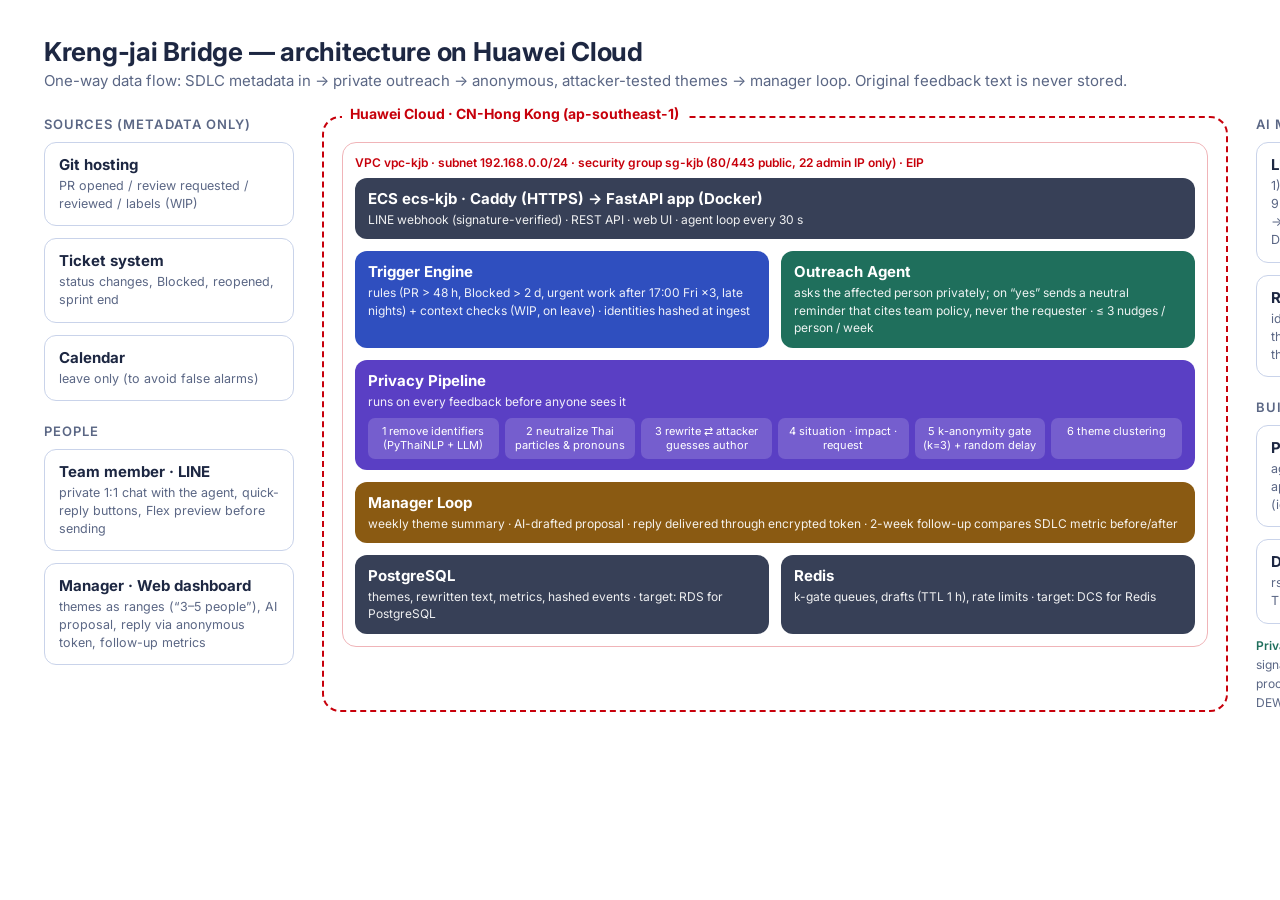
<file: docs/submission/assets/architecture.html>
<!doctype html>
<html lang="en"><head><meta charset="utf-8"><title>Architecture</title>
<link href="https://fonts.googleapis.com/css2?family=Inter:wght@400;500;600;700&family=Noto+Sans+Thai:wght@400;600&display=swap" rel="stylesheet">
<style>
:root{--ink:#1d2742;--muted:#5b6785;--line:#c9d3ea;--hw:#c7000b;--blue:#3157d5;--teal:#1f6f5c;--violet:#6b4fd8;--bg:#ffffff}
*{box-sizing:border-box;margin:0}
body{width:1600px;background:var(--bg);font-family:Inter,"Noto Sans Thai",sans-serif;color:var(--ink);padding:36px 44px}
h1{font-size:26px;font-weight:700;letter-spacing:-.01em}
.sub{color:var(--muted);font-size:15px;margin-top:4px}
.grid{display:grid;grid-template-columns:250px 1fr 300px;gap:28px;margin-top:26px}
.col h2{font-size:13px;text-transform:uppercase;letter-spacing:.08em;color:var(--muted);margin-bottom:10px;font-weight:600}
.box{border:1.5px solid var(--line);border-radius:12px;padding:12px 14px;background:#fff;margin-bottom:12px}
.box b{display:block;font-size:15px}
.box span{font-size:12.5px;color:var(--muted);line-height:1.45;display:block;margin-top:3px}
.cloud{border:2px dashed var(--hw);border-radius:18px;padding:16px 18px 18px;position:relative}
.cloud .tag{position:absolute;top:-13px;left:18px;background:#fff;padding:0 8px;color:var(--hw);font-weight:700;font-size:14px}
.vpc{border:1.5px solid #f0b4b8;border-radius:14px;padding:12px;margin-top:8px}
.vpc .t{font-size:12px;color:var(--hw);font-weight:600;margin-bottom:8px}
.row{display:grid;gap:12px}
.svc{border-radius:12px;padding:11px 13px;color:#fff}
.svc b{font-size:15px;display:block}
.svc span{font-size:12px;opacity:.92;line-height:1.45;display:block;margin-top:3px}
.svc.a{background:#2f4fbf}.svc.b{background:#5a3fc4}.svc.c{background:#1f6f5c}.svc.d{background:#8a5a12}.svc.e{background:#374057}
.chip{display:inline-block;font-size:11px;border-radius:5px;padding:1px 6px;margin-top:6px;background:rgba(255,255,255,.18)}
.steps{display:grid;grid-template-columns:repeat(6,1fr);gap:6px;margin-top:8px}
.steps div{background:rgba(255,255,255,.16);border-radius:7px;padding:6px 5px;font-size:11px;text-align:center;line-height:1.3}
.arrow{color:var(--muted);font-size:12px;text-align:center;margin:4px 0}
.legend{font-size:12px;color:var(--muted);margin-top:10px;line-height:1.6}
.lock{color:var(--teal);font-weight:600}
</style></head><body>
<h1>Kreng-jai Bridge — architecture on Huawei Cloud</h1>
<div class="sub">One-way data flow: SDLC metadata in → private outreach → anonymous, attacker-tested themes → manager loop. Original feedback text is never stored.</div>
<div class="grid">
  <div class="col">
    <h2>Sources (metadata only)</h2>
    <div class="box"><b>Git hosting</b><span>PR opened / review requested / reviewed / labels (WIP)</span></div>
    <div class="box"><b>Ticket system</b><span>status changes, Blocked, reopened, sprint end</span></div>
    <div class="box"><b>Calendar</b><span>leave only (to avoid false alarms)</span></div>
    <h2 style="margin-top:22px">People</h2>
    <div class="box"><b>Team member · LINE</b><span>private 1:1 chat with the agent, quick-reply buttons, Flex preview before sending</span></div>
    <div class="box"><b>Manager · Web dashboard</b><span>themes as ranges (“3–5 people”), AI proposal, reply via anonymous token, follow-up metrics</span></div>
  </div>
  <div class="cloud"><div class="tag">Huawei Cloud · CN-Hong Kong (ap-southeast-1)</div>
    <div class="vpc"><div class="t">VPC vpc-kjb · subnet 192.168.0.0/24 · security group sg-kjb (80/443 public, 22 admin IP only) · EIP</div>
      <div class="row">
        <div class="svc e"><b>ECS ecs-kjb · Caddy (HTTPS) → FastAPI app (Docker)</b><span>LINE webhook (signature-verified) · REST API · web UI · agent loop every 30 s</span></div>
        <div class="row" style="grid-template-columns:1fr 1fr">
          <div class="svc a"><b>Trigger Engine</b><span>rules (PR &gt; 48 h, Blocked &gt; 2 d, urgent work after 17:00 Fri ×3, late nights) + context checks (WIP, on leave) · identities hashed at ingest</span></div>
          <div class="svc c"><b>Outreach Agent</b><span>asks the affected person privately; on “yes” sends a neutral reminder that cites team policy, never the requester · ≤ 3 nudges / person / week</span></div>
        </div>
        <div class="svc b"><b>Privacy Pipeline</b><span>runs on every feedback before anyone sees it</span>
          <div class="steps"><div>1 remove identifiers<br>(PyThaiNLP + LLM)</div><div>2 neutralize Thai particles &amp; pronouns</div><div>3 rewrite ⇄ attacker guesses author</div><div>4 situation · impact · request</div><div>5 k-anonymity gate (k=3) + random delay</div><div>6 theme clustering</div></div></div>
        <div class="svc d"><b>Manager Loop</b><span>weekly theme summary · AI-drafted proposal · reply delivered through encrypted token · 2-week follow-up compares SDLC metric before/after</span></div>
        <div class="row" style="grid-template-columns:1fr 1fr">
          <div class="svc e"><b>PostgreSQL</b><span>themes, rewritten text, metrics, hashed events · target: RDS for PostgreSQL</span></div>
          <div class="svc e"><b>Redis</b><span>k-gate queues, drafts (TTL 1 h), rate limits · target: DCS for Redis</span></div>
        </div>
      </div>
    </div>
  </div>
  <div class="col">
    <h2>AI models</h2>
    <div class="box"><b>LLM with failover</b><span>1) Qwen3.5 course endpoint → 2) Qwen3.5 9B on a team GPU (LM Studio over Tailscale) → 3) offline rules. ModelArts Studio MaaS DeepSeek-V4.1-Flash by config</span></div>
    <div class="box"><b>Roles of the LLM</b><span>identifier removal · neutral rewrite · <b style="display:inline;font-size:12.5px">attacker</b> that tries to name the author · structuring · theme · proposal</span></div>
    <h2 style="margin-top:22px">Build &amp; operate</h2>
    <div class="box"><b>Provisioning skill</b><span>agent skill + Huawei Cloud SDK script: plan / apply / env for VPC, ECS, RDS, DCS (idempotent)</span></div>
    <div class="box"><b>Deploy</b><span>rsync + docker compose on ECS, automatic TLS (Caddy)</span></div>
    <div class="legend"><span class="lock">Privacy by design:</span> metadata only · opt-in · individual signals go to the person only · originals deleted after processing · reply tokens encrypted (Fernet; DEW/KMS next)</div>
  </div>
</div>
</body></html>
</file>
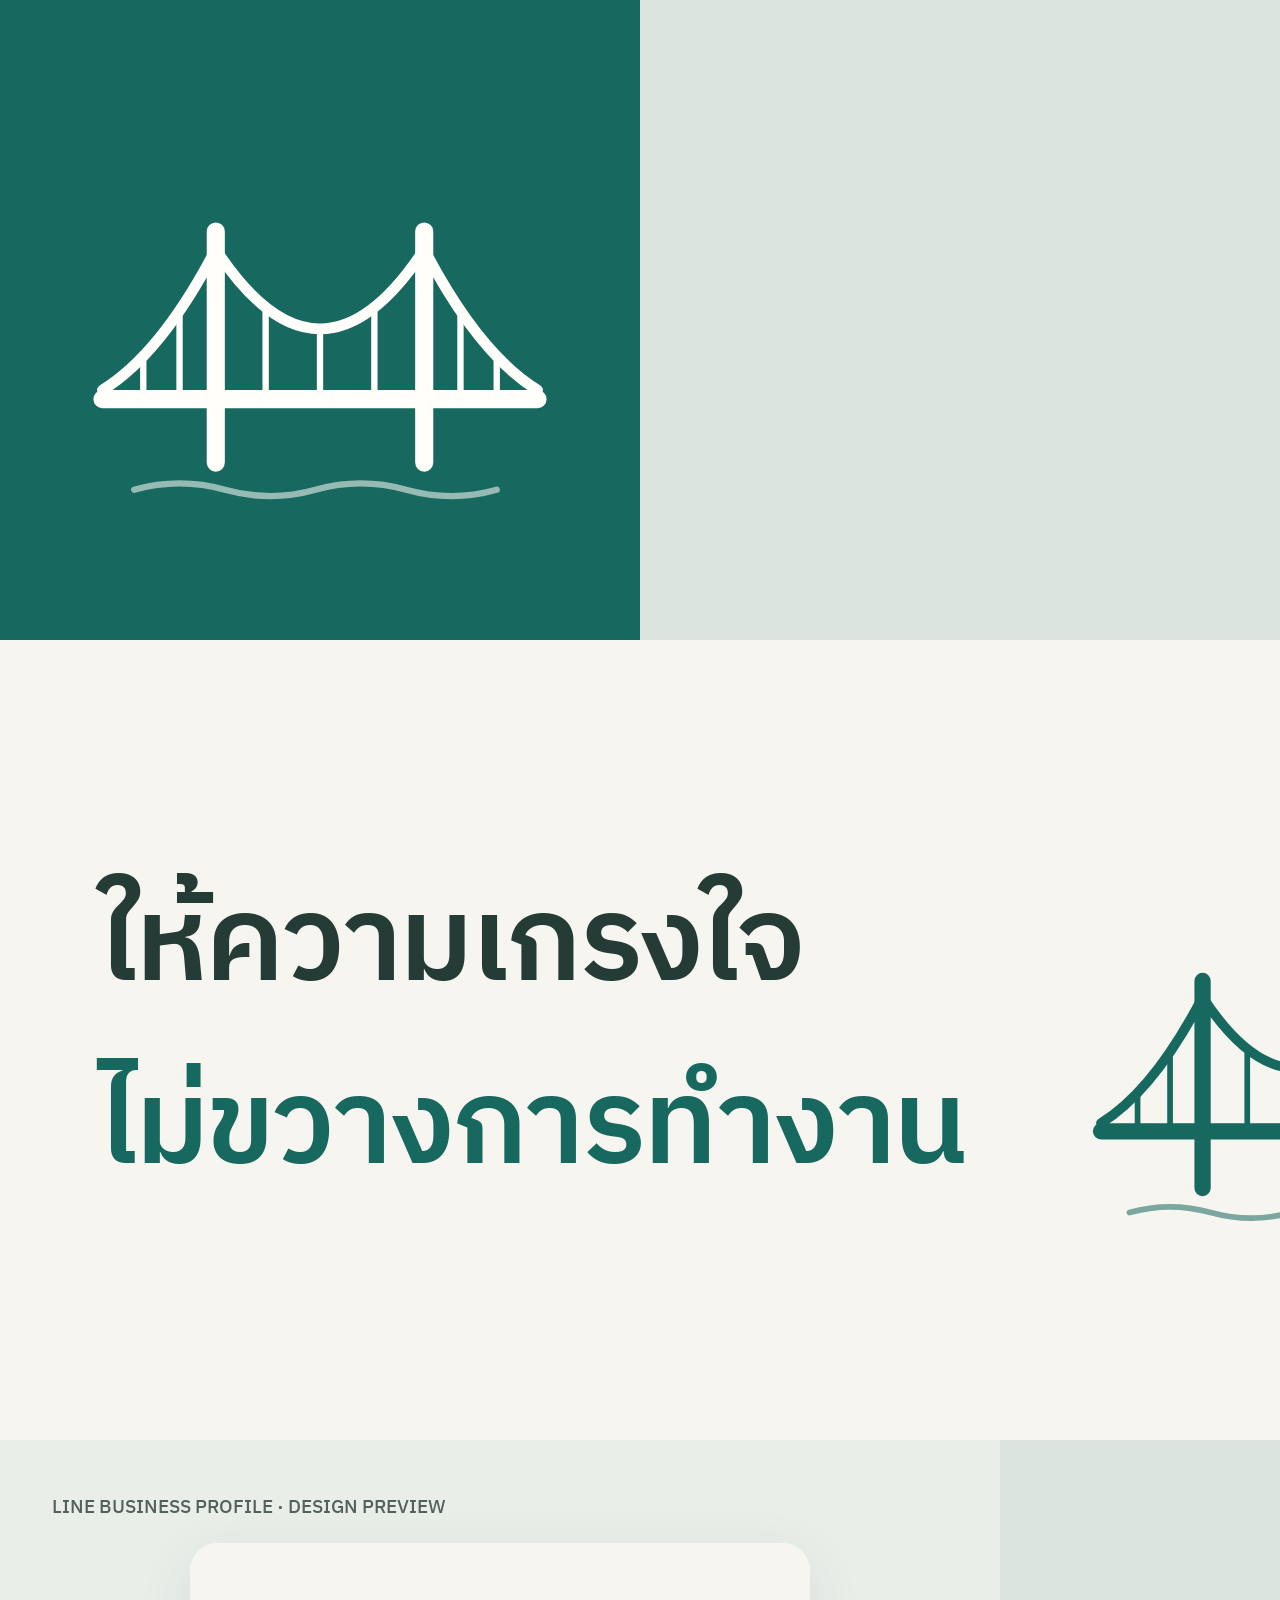
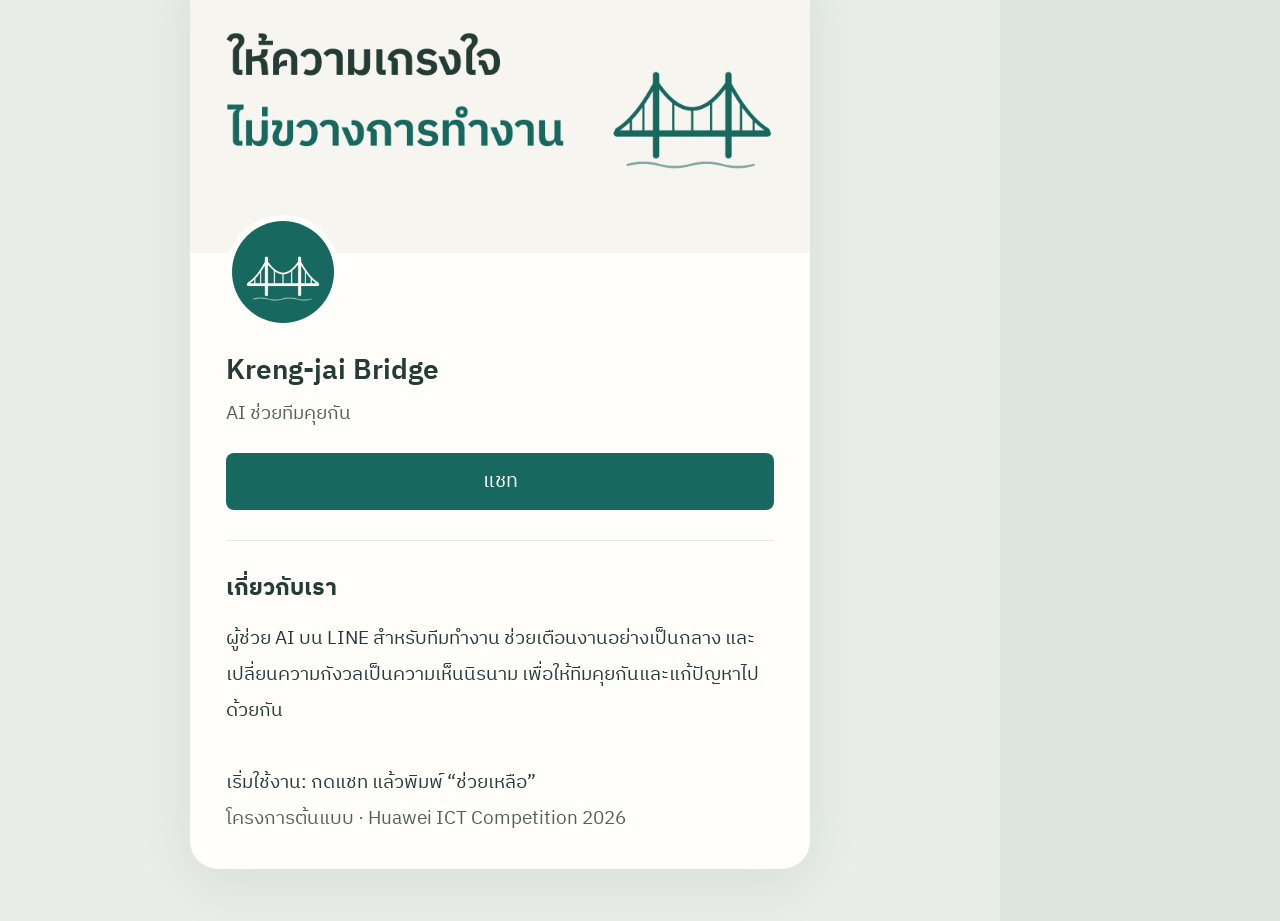
<file: docs/submission/assets/line-profile/source.html>
<!doctype html>
<html lang="th">
<meta charset="utf-8">
<title>Kreng-jai Bridge — LINE profile artwork</title>
<style>
@font-face{font-family:Plex;src:url('plex-400.ttf');font-weight:400}
@font-face{font-family:Plex;src:url('plex-500.ttf');font-weight:500}
@font-face{font-family:Plex;src:url('plex-600.ttf');font-weight:600}
@font-face{font-family:Plex;src:url('plex-700.ttf');font-weight:700}
*{box-sizing:border-box}body{margin:0;background:#dce4df;font-family:Plex,sans-serif;color:#243b36}svg{display:block}
.art{position:relative;overflow:hidden;flex-shrink:0}
#avatar{width:640px;height:640px;background:#17685f;display:grid;place-items:center}
#avatar>svg{width:580px;height:435px;color:#fffefa;transform:translateY(-12px)}
#cover{width:1600px;height:800px;background:#f6f5f0}
.copy{position:absolute;left:100px;top:215px;z-index:2}
h1{font-weight:600;letter-spacing:-2px;font-size:118px;line-height:1.55;margin:0}.accent{color:#17685f}
.scene{position:absolute;right:44px;top:200px;width:520px;height:420px;color:#17685f}
#preview{width:1000px;min-height:950px;padding:52px;background:#e9eee9}
#preview .label{font-size:19px;font-weight:500;color:#52625a;margin-bottom:20px}
.phone{width:620px;margin:auto;background:#fffefa;border-radius:28px;overflow:hidden;box-shadow:0 15px 55px #243b3617}
.mini-cover{height:310px;background:url('cover-1600x800.png') center/cover}
.profile-head{padding:0 36px 30px}.mini-avatar{width:114px;height:114px;border:6px solid #fffefa;border-radius:50%;margin-top:-38px;position:relative}
.profile-head h2{font-size:28px;margin:10px 0 4px;font-weight:600}.status{color:#52625a;font-size:19px;margin:0}.chat{margin-top:24px;background:#17685f;color:white;font-size:20px;border-radius:8px;padding:12px;text-align:center}
.intro{margin:0 36px 32px;padding-top:26px;border-top:1px solid #e1e6de;font-size:19px;line-height:1.9}.intro h3{font-size:23px;margin:0 0 10px}
</style>
<svg style="position:absolute;width:0;height:0" aria-hidden="true"><defs><symbol id="bridge" viewBox="0 0 640 480">
 <g fill="none" stroke="currentColor" stroke-linecap="round" stroke-linejoin="round">
  <path d="M205 155V410M435 155V410" stroke-width="20"/>
  <path d="M80 340H560" stroke-width="20"/>
  <path d="M80 330Q145 290 205 175Q320 350 435 175Q495 290 560 330" stroke-width="12"/>
  <path d="M125 295V340M165 240V340M260 239V340M320 263V340M380 239V340M475 240V340M515 295V340" stroke-width="7"/>
  <path d="M115 440Q165 426 215 440T315 440T415 440T515 440" stroke-width="7" opacity=".55"/>
 </g>
</symbol></defs></svg>
<section class="art" id="avatar" aria-label="Teal bridge logo"><svg><use href="#bridge"/></svg></section>
<section class="art" id="cover" aria-label="Kreng-jai Bridge LINE cover">
 <div class="copy"><h1>ให้ความเกรงใจ<br><span class="accent">ไม่ขวางการทำงาน</span></h1></div>
 <svg class="scene" aria-hidden="true"><use href="#bridge"/></svg>
</section>
<section id="preview"><div class="label">LINE BUSINESS PROFILE · DESIGN PREVIEW</div><div class="phone"><div class="mini-cover"></div><div class="profile-head"><img class="mini-avatar" src="profile-640x640.png" alt="Bridge logo"><h2>Kreng-jai Bridge</h2><p class="status">AI ช่วยทีมคุยกัน</p><div class="chat">แชท</div></div><div class="intro"><h3>เกี่ยวกับเรา</h3>ผู้ช่วย AI บน LINE สำหรับทีมทำงาน ช่วยเตือนงานอย่างเป็นกลาง และเปลี่ยนความกังวลเป็นความเห็นนิรนาม เพื่อให้ทีมคุยกันและแก้ปัญหาไปด้วยกัน<br><br>เริ่มใช้งาน: กดแชท แล้วพิมพ์ “ช่วยเหลือ”<br><span style="color:#52625a">โครงการต้นแบบ · Huawei ICT Competition 2026</span></div></div></section>
</html>
</file>
